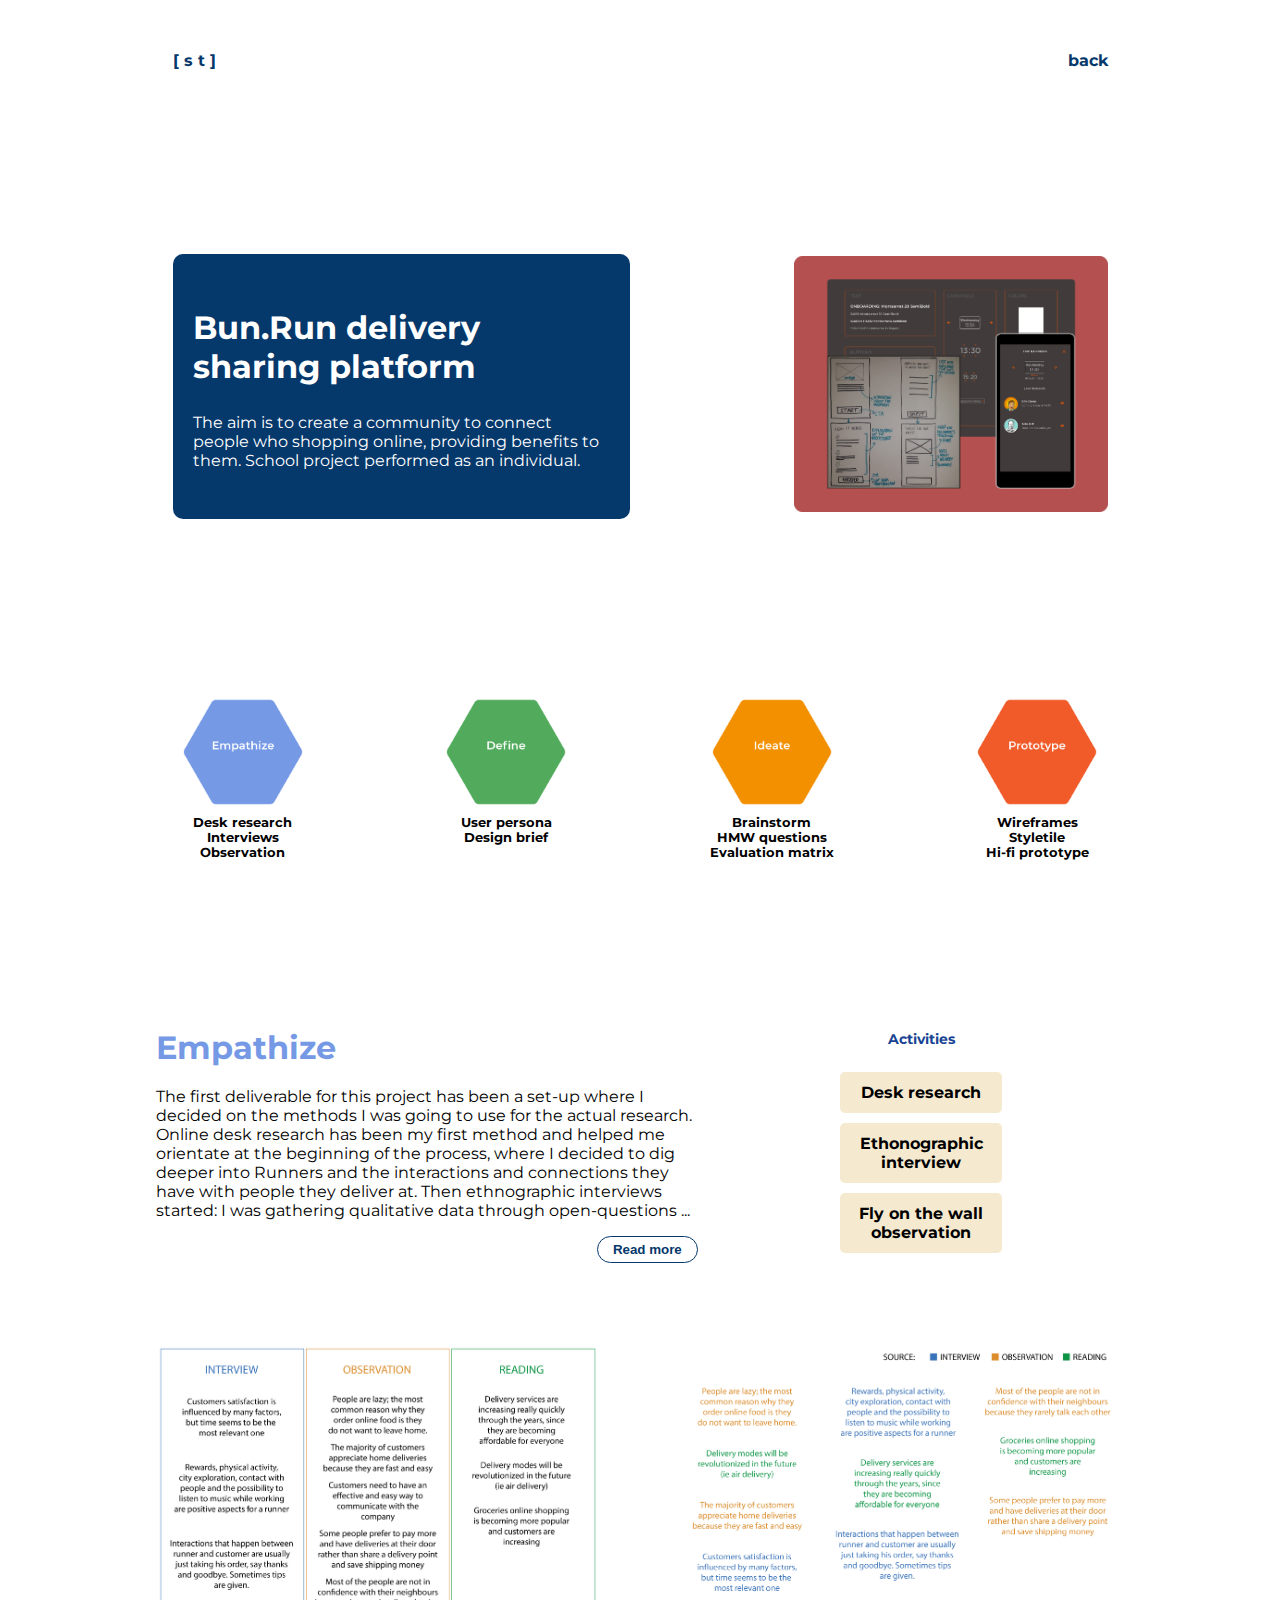
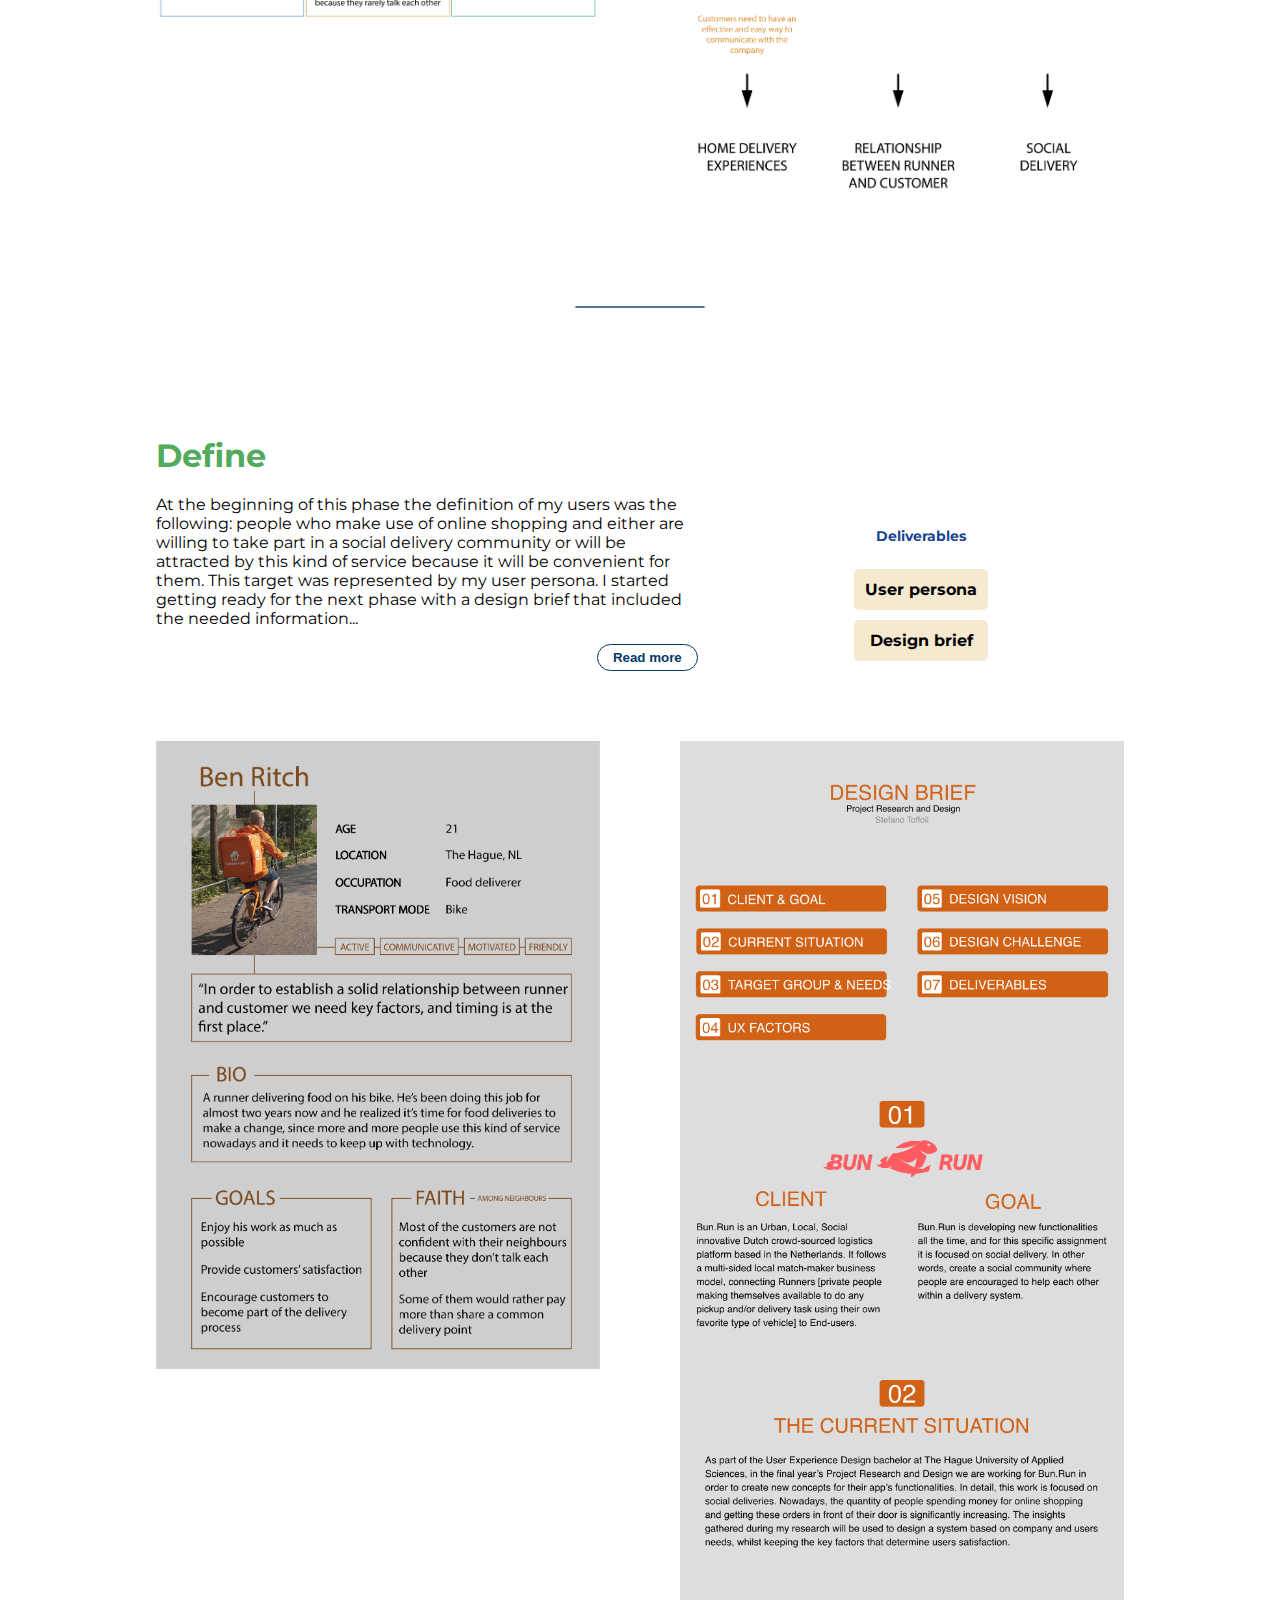
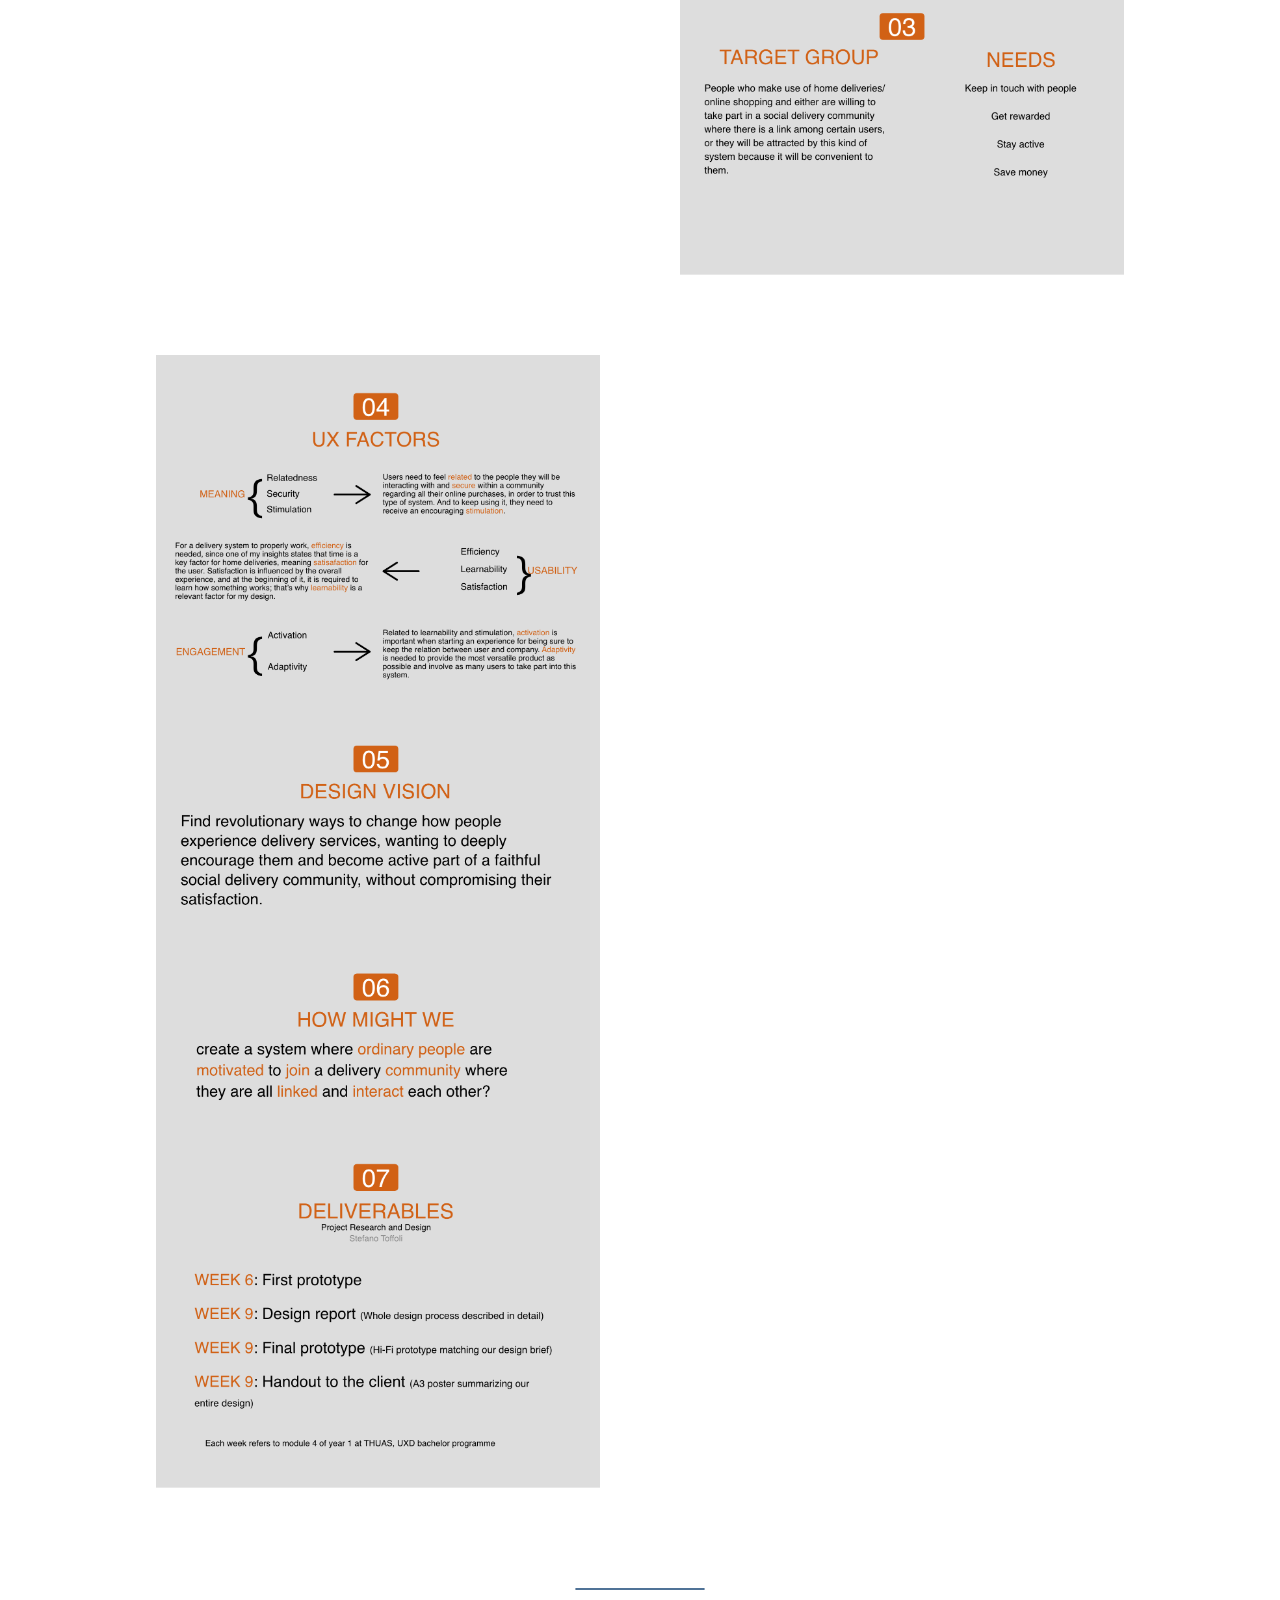
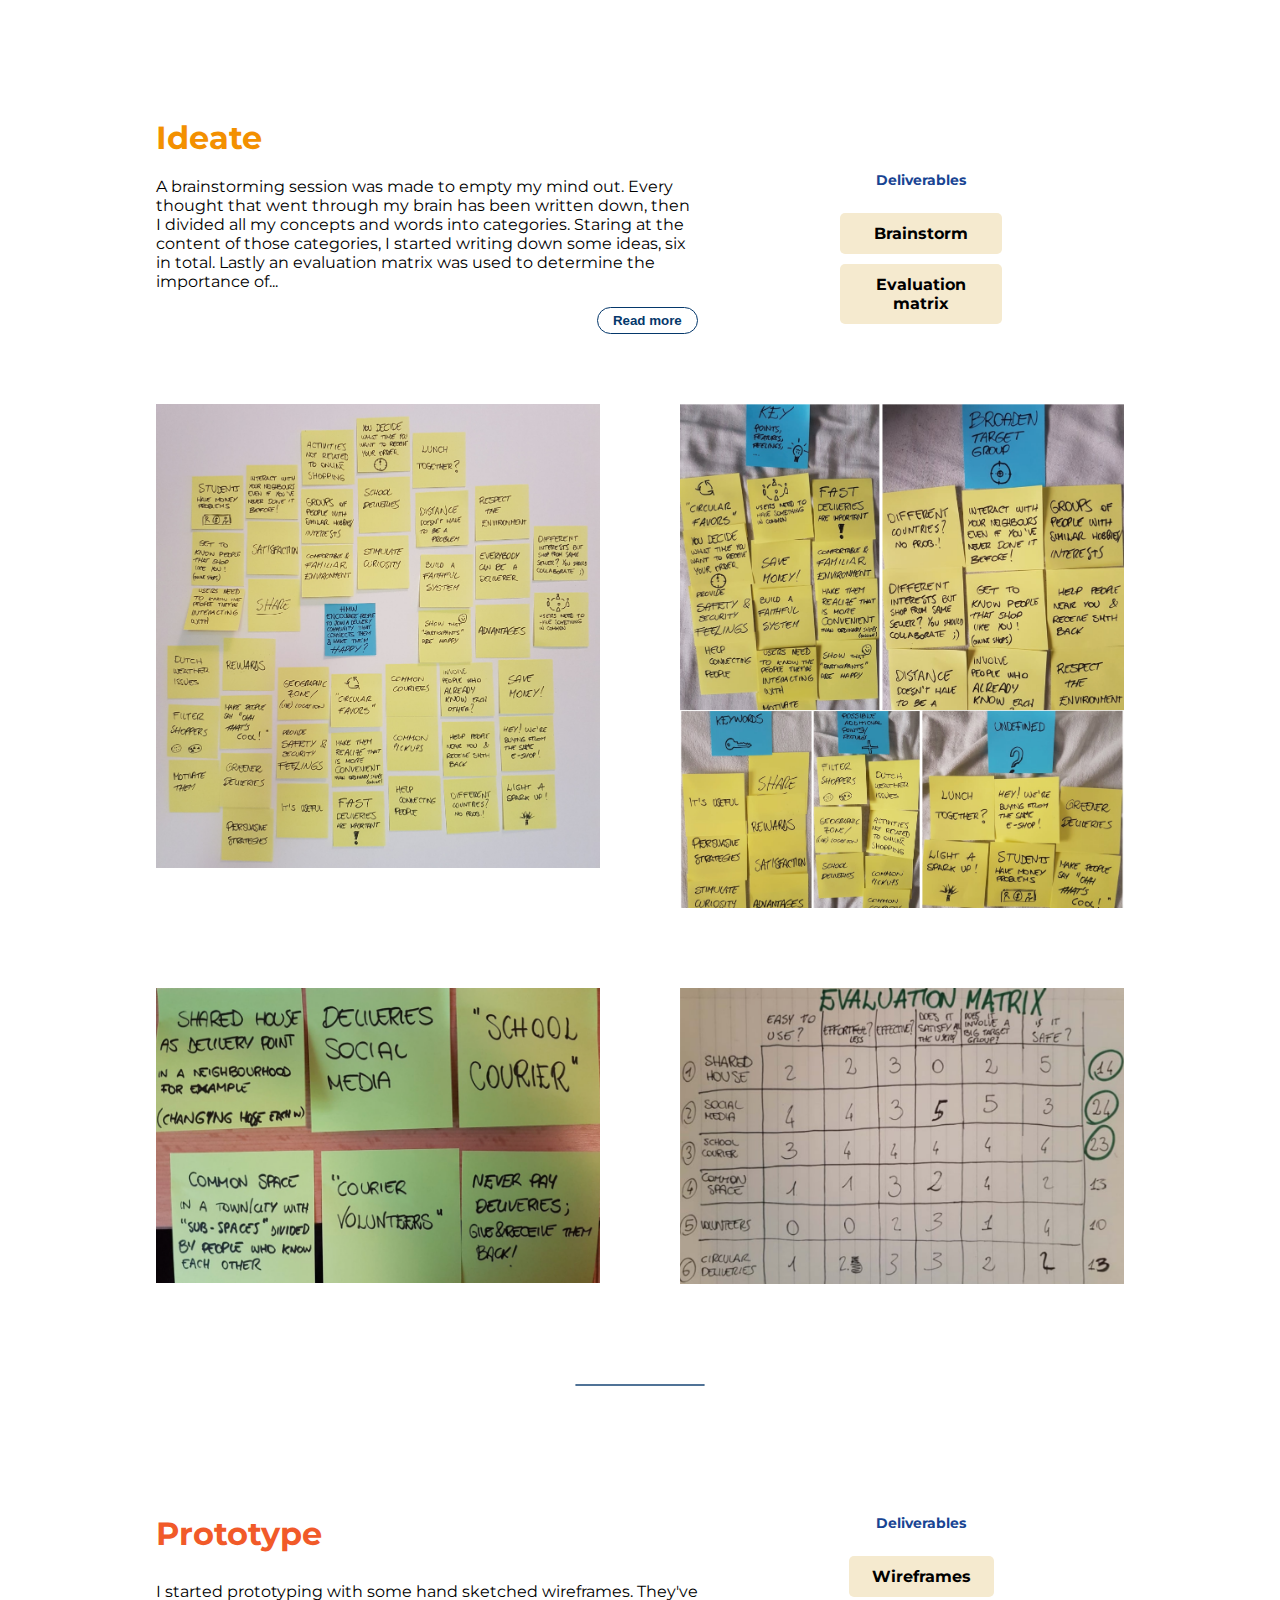
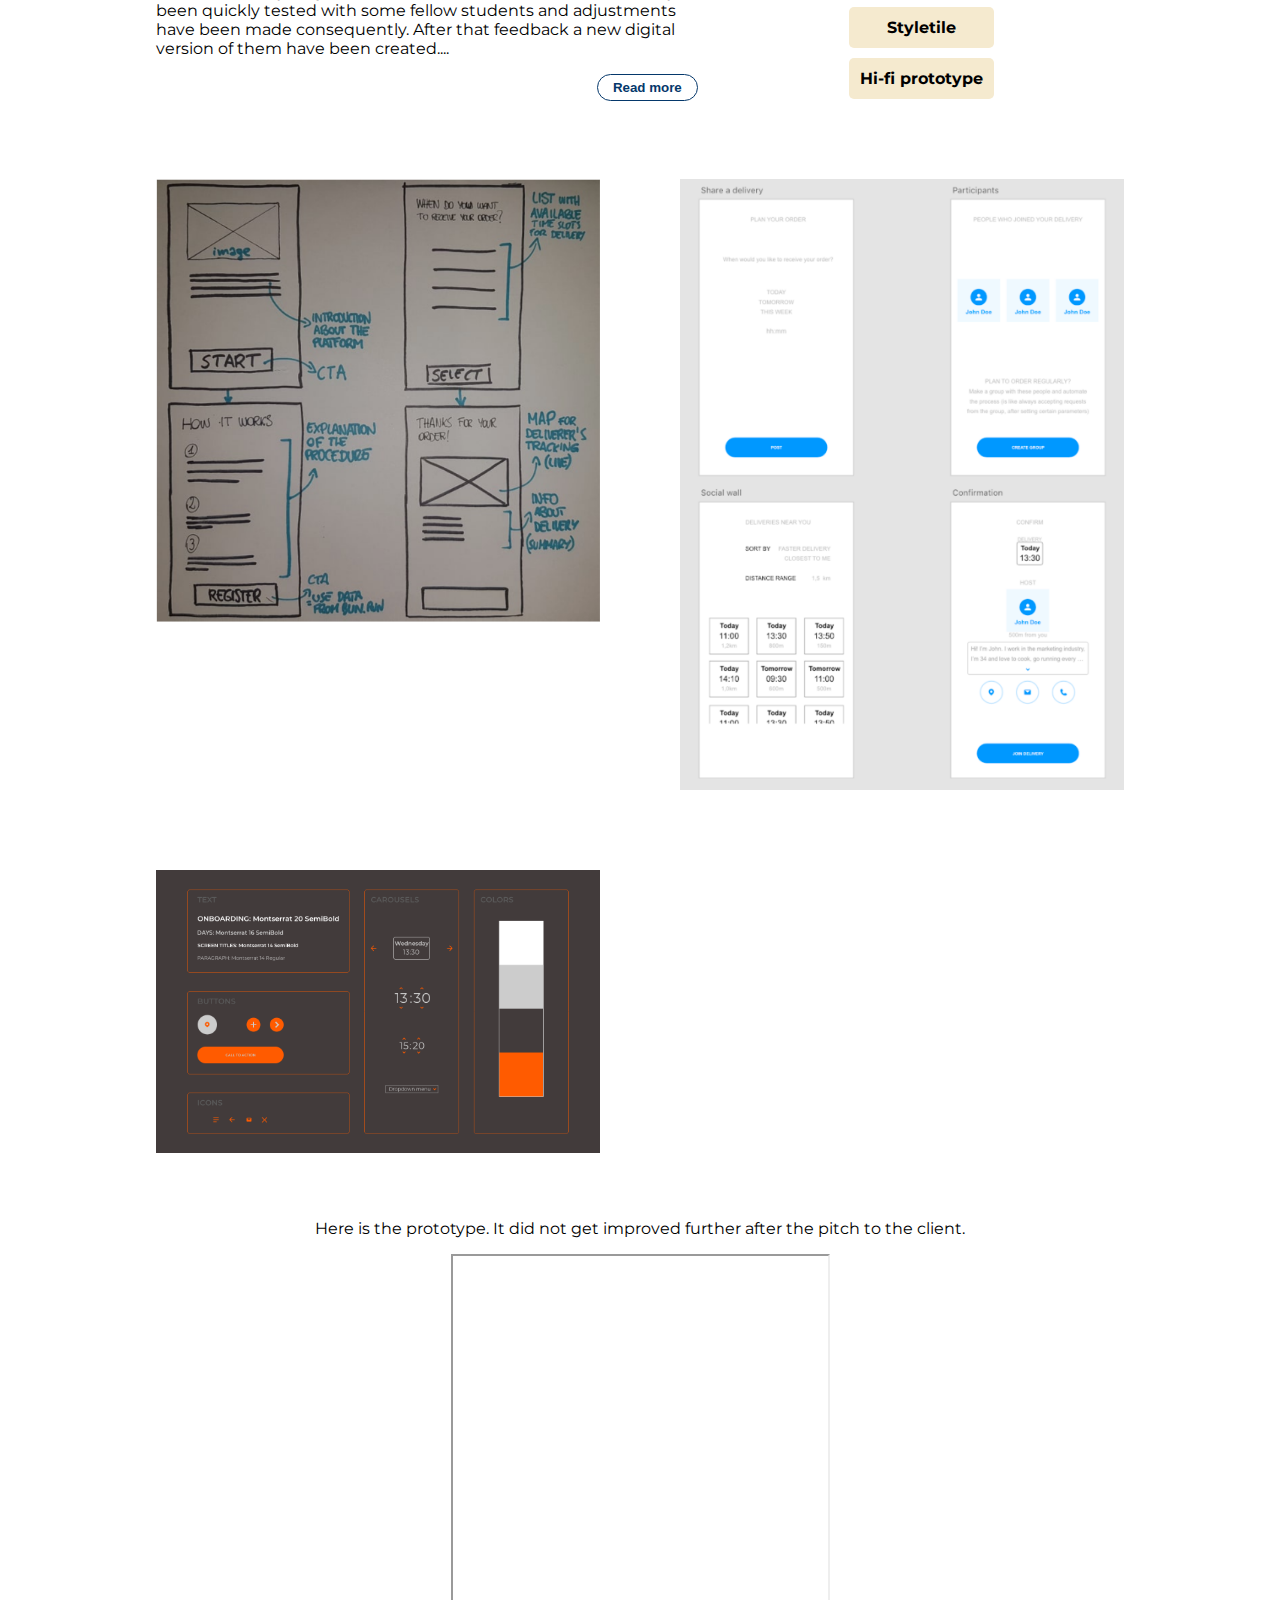
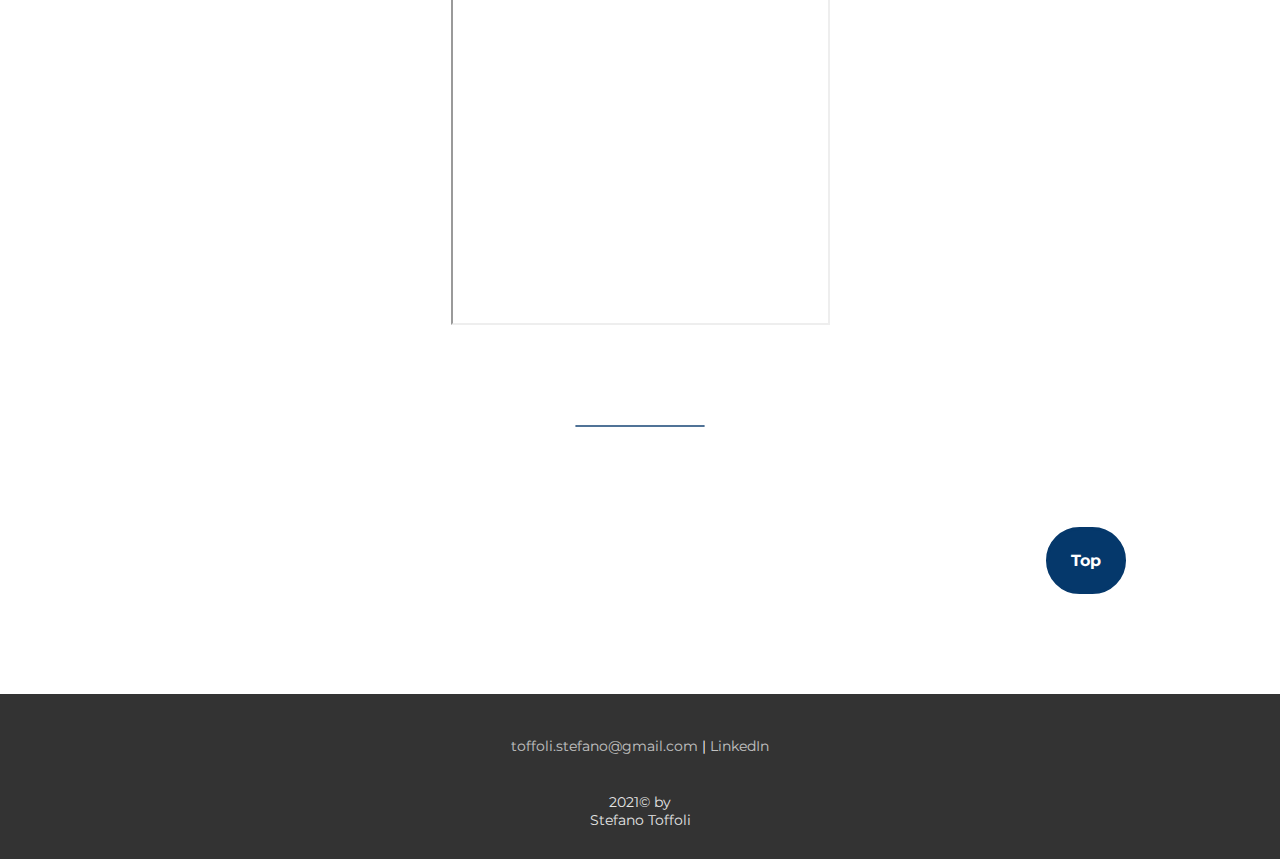
<file: bunrundelivery.html>
<!DOCTYPE html>
<html>
	<head>
		<meta charset="utf-8">
		<meta name="viewport" content="width=device-width, initial-scale=1">
		<title>Bun.Run delivery sharing platform</title>
    <link rel="stylesheet" type="text/css" href="styles/projdetailstyle.css">
		<link href="https://fonts.googleapis.com/css?family=Montserrat&display=swap" rel="stylesheet">
		<link href="https://fonts.googleapis.com/css?family=Montserrat:700&display=swap" rel="stylesheet">
		<link rel="icon" href="images/favicon.png">
		</head>

	<body>


		<div class="project-container">
		  <div class="header"><a href="index.html">[ s t ]</a> <a href="index.html"><p>back</p></a></div>
		  <div class="project-title"><h1>Bun.Run delivery sharing platform</h1>
				<p>The aim is to create a community to connect people who shopping online,
					providing benefits to them. School project performed as an individual.</p>
			</div>
			<div class="project-image"><img src="images/bunrunimg.png" alt="Delivery sharing platform"></div>
			<div class="proj-recap">
				<h6><a href="#empathize"><img src="images/hexa/empathize.png"><br>Desk research<br>Interviews<br>Observation</h6></a>
				<h6><a href="#define"><img src="images/hexa/define.png"><br>User persona<br>Design brief</h6></a>
				<h6><a href="#ideate"><img src="images/hexa/ideate.png"><br>Brainstorm<br>HMW questions<br>Evaluation matrix</h6></a>
				<h6><a href="#prototype"><img src="images/hexa/prototype.png"><br>Wireframes<br>Styletile<br>Hi-fi prototype</h6></a>
			</div>
		</div>



		<div class="phase-container">
			<!-- <img class="hexa" id="empathize" src="images/hexa/empathize.png"> -->
				<div class="phase-title" id="empathize">
					<h1>Empathize</h1>
				</div>
				<div class="phase-txt">
					<p>The first deliverable for this project has been a set-up where I decided on the methods
						I was going to use for the actual research. Online desk research has been my first method
						and helped me orientate at the beginning of the process, where I decided to dig deeper into
						Runners and the interactions and connections they have with people they deliver at. Then
						ethnographic interviews started: I was gathering qualitative data through open-questions <span id="dots">...</span><span id="more">
						to participants so they are free to talk; after this session the participants were asked to answer
						some yes/no questions so I was able to gather some quantitative data as well. Fly on the wall was the
						method I used to perform observations. This means users did not know they were observed, so I was able
						to gather data from them while behaving completing naturally. The context of the observation
						is the moment when the package (in this case only food) is delivered to the customer. The triangulation of these three
						macro-categories of user research gave me interesting results that were documented in a research report. How I categorised
						my findings in a colour coded scheme and started creating contexts to be able to formulate user insights is shown in the
						two pictures below. After the analysis of the data I created a user persona of a typical food deliverer in the Netherlands,
						so I was able to have the description of a personality that would represent my target group.
					</span></p>
				<button onclick="myFunction()" class="readmoreBtn" id="myBtn">Read more</button>
				</div>
				<div class="activities">
					<h5>Activities</h5>
					<h6>Desk research</h6>
					<h6>Ethonographic interview</h6>
					<h6>Fly on the wall observation</h6>
				</div>
				<div class="phase-img-grid">
					<img src="images/bunrun/1.png" alt="research analysis1">
					<img src="images/bunrun/2.png" alt="research analysis2">
				</div>
			</div>
<hr>



			<div class="phase-container">
				<!-- <img class="hexa" id="define" src="images/hexa/define.png"> -->
					<div class="phase-title" id="define">
						<h1>Define</h1>
					</div>
					<div class="phase-txt">
						<p>At the beginning of this phase the definition of my users was the following: people who make use of online shopping
							and either are willing to take part in a social delivery community or will be attracted by this kind
							of service because it will be convenient for them. This target was represented by my user persona. I started
							getting ready for the next phase with a design brief that included the needed information<span id="dots2">...</span><span id="more2">
							to start designing a meaningful product. It contained general information about the client, the goal, the current situation,
							UX factors I was taking into account, design vision and how might we questions to start my ideation.
							   </span></p>
					<button onclick="myFunction2()" class="readmoreBtn" id="myBtn2">Read more</button>
					</div>
					<div class="activities">
						<h5>Deliverables</h5>
						<h6>User persona</h6>
						<h6>Design brief</h6>
					</div>
					<div class="phase-img-grid">
						<img src="images/bunrun/3.png" alt="user persona">
						<img src="images/bunrun/4.png" alt="user persona">
						<img src="images/bunrun/5.png" alt="user persona">
					</div>
				</div>
<hr>



				<div class="phase-container">
					<!-- <img class="hexa" id="ideate" src="images/hexa/ideate.png"> -->
						<div class="phase-title" id="ideate">
							<h1>Ideate</h1>
						</div>
						<div class="phase-txt">
							<p>A brainstorming session was made to empty my mind out.
								Every thought that went through my brain has been written down, then I divided all my concepts and words into
								categories. Staring at the content of those categories, I started writing down some ideas, six in total.
								Lastly an evaluation matrix was used to determine the importance of<span id="dots3">...</span><span id="more3">  specific criteria with a scale from
								0 to 5. Usually Yes/No systems are used in these matrixes to evaluate criteria, but I found it more effective
								with the rating system so I was then able to have a leaderboard for my concepts just adding together each score
								for each criteria.</span></p>
							<button onclick="myFunction3()" class="readmoreBtn" id="myBtn3">Read more</button>
						</div>
						<div class="activities">
							<h5>Deliverables</h5>
							<h6>Brainstorm</h6>
							<h6>Evaluation matrix</h6>
						</div>
						<div class="phase-img-grid">
							<img src="images/bunrun/6.png" alt="brainstorm">
							<img src="images/bunrun/7.png" alt="brainstorm2">
							<img src="images/bunrun/8.png" alt="brainstorm3">
							<img src="images/bunrun/9.png" alt="evaluation matrix">
						</div>
					</div>
<hr>



					<div class="phase-container">
						<!-- <img class="hexa" id="prototype" src="images/hexa/prototype.png"> -->
							<div class="phase-title" id="prototype">
								<h1>Prototype</h1>
							</div>
							<div class="phase-txt">
								<p>I started prototyping with some hand sketched wireframes. They've been quickly tested with some fellow students and adjustments have been made
									consequently. After that feedback a new digital version of them have been created.<span id="dots4">...</span><span id="more4">Before proceeding
										with the hi-fi prototype a style guide was made in order to have a consistent design throughout all the various screens. After the onboarding, where basics are explained, you get the
										opportunity to create a new post containing date and time of your next online order, so other users near you are able to join that. Otherwise,
										you can join already planned orders from people around you, so both of you will split shipping costs.</span></p>
								 <button onclick="myFunction4()" class="readmoreBtn" id="myBtn4">Read more</button>
							</div>
							<div class="activities">
								<h5>Deliverables</h5>
								<h6>Wireframes</h6>
								<h6>Styletile</h6>
								<h6>Hi-fi prototype</h6>
							</div>
							<div class="phase-img-grid">
								<img src="images/bunrun/10.png" alt="wireframe1">
								<img src="images/bunrun/11.png" alt="wireframe2">
								<img src="images/bunrun/12.png" alt="styletile">
							</div>
						</div>

					<div class="clickableprototype"><p>Here is the prototype. It did not get improved further after the pitch to the client.</p>
						<iframe style="position: absolute; top: -9999em; visibility: hidden;" onload="this.style.position='static'; this.style.visibility='visible';" width="375" height="667" src="https://xd.adobe.com/embed/61035579-8b56-4bb4-5b9c-595ffea07aa4-1732/"></iframe>
					</div>
					<hr>

					<div class="btntop-container">
						<a type="button" href="#top"><p>Top</p></a>
					</div>

					<div class="item footer">
						<div class="upperLineFooter">
							<a target="_blank" class="links" href="mailto:toffoli.stefano@gmail.com">toffoli.stefano@gmail.com</a> |
							<a target="_blank" class="links" href="https://www.linkedin.com/in/stefano-toffoli-3bb65813a/">LinkedIn</a>
						</div>
						<br>
					2021&copy; by<br>Stefano Toffoli
					</div>

		<script type="text/javascript" src="scripts/main.js"></script>
	</body>

</html>
</file>
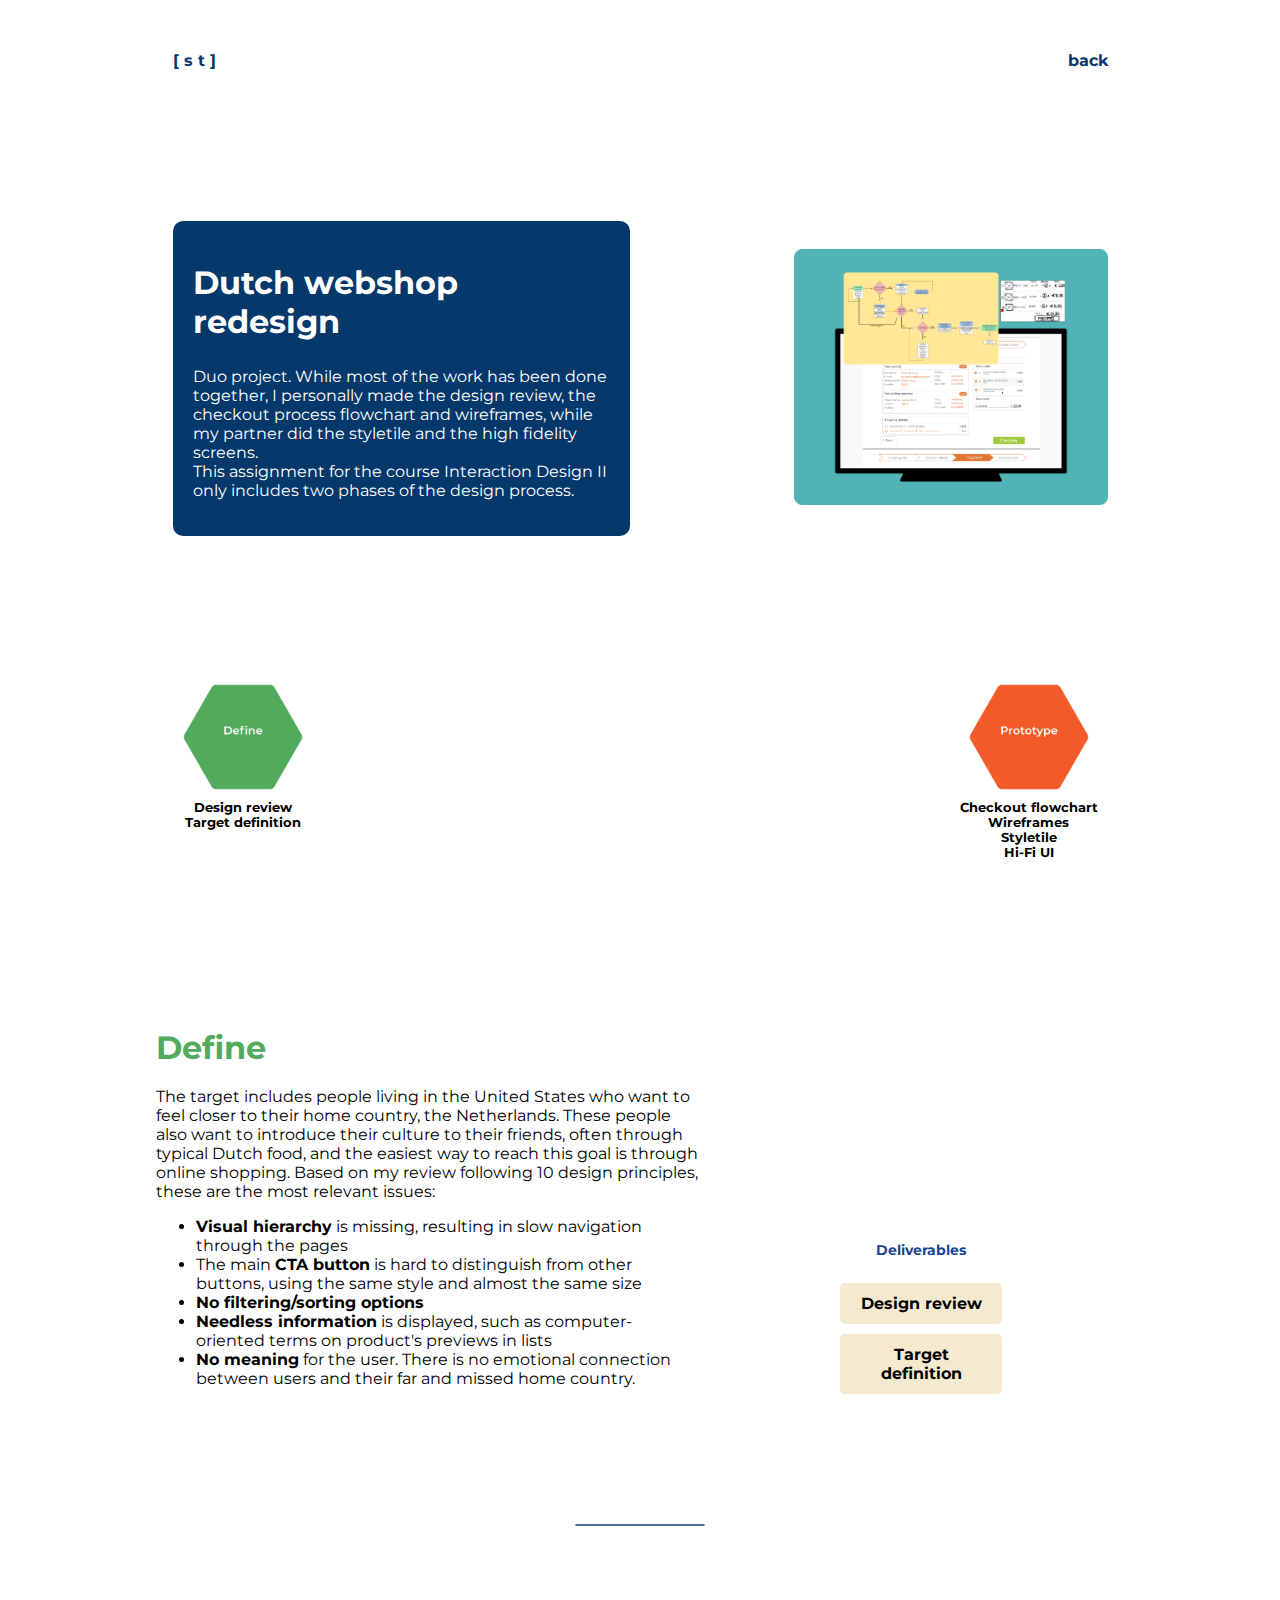
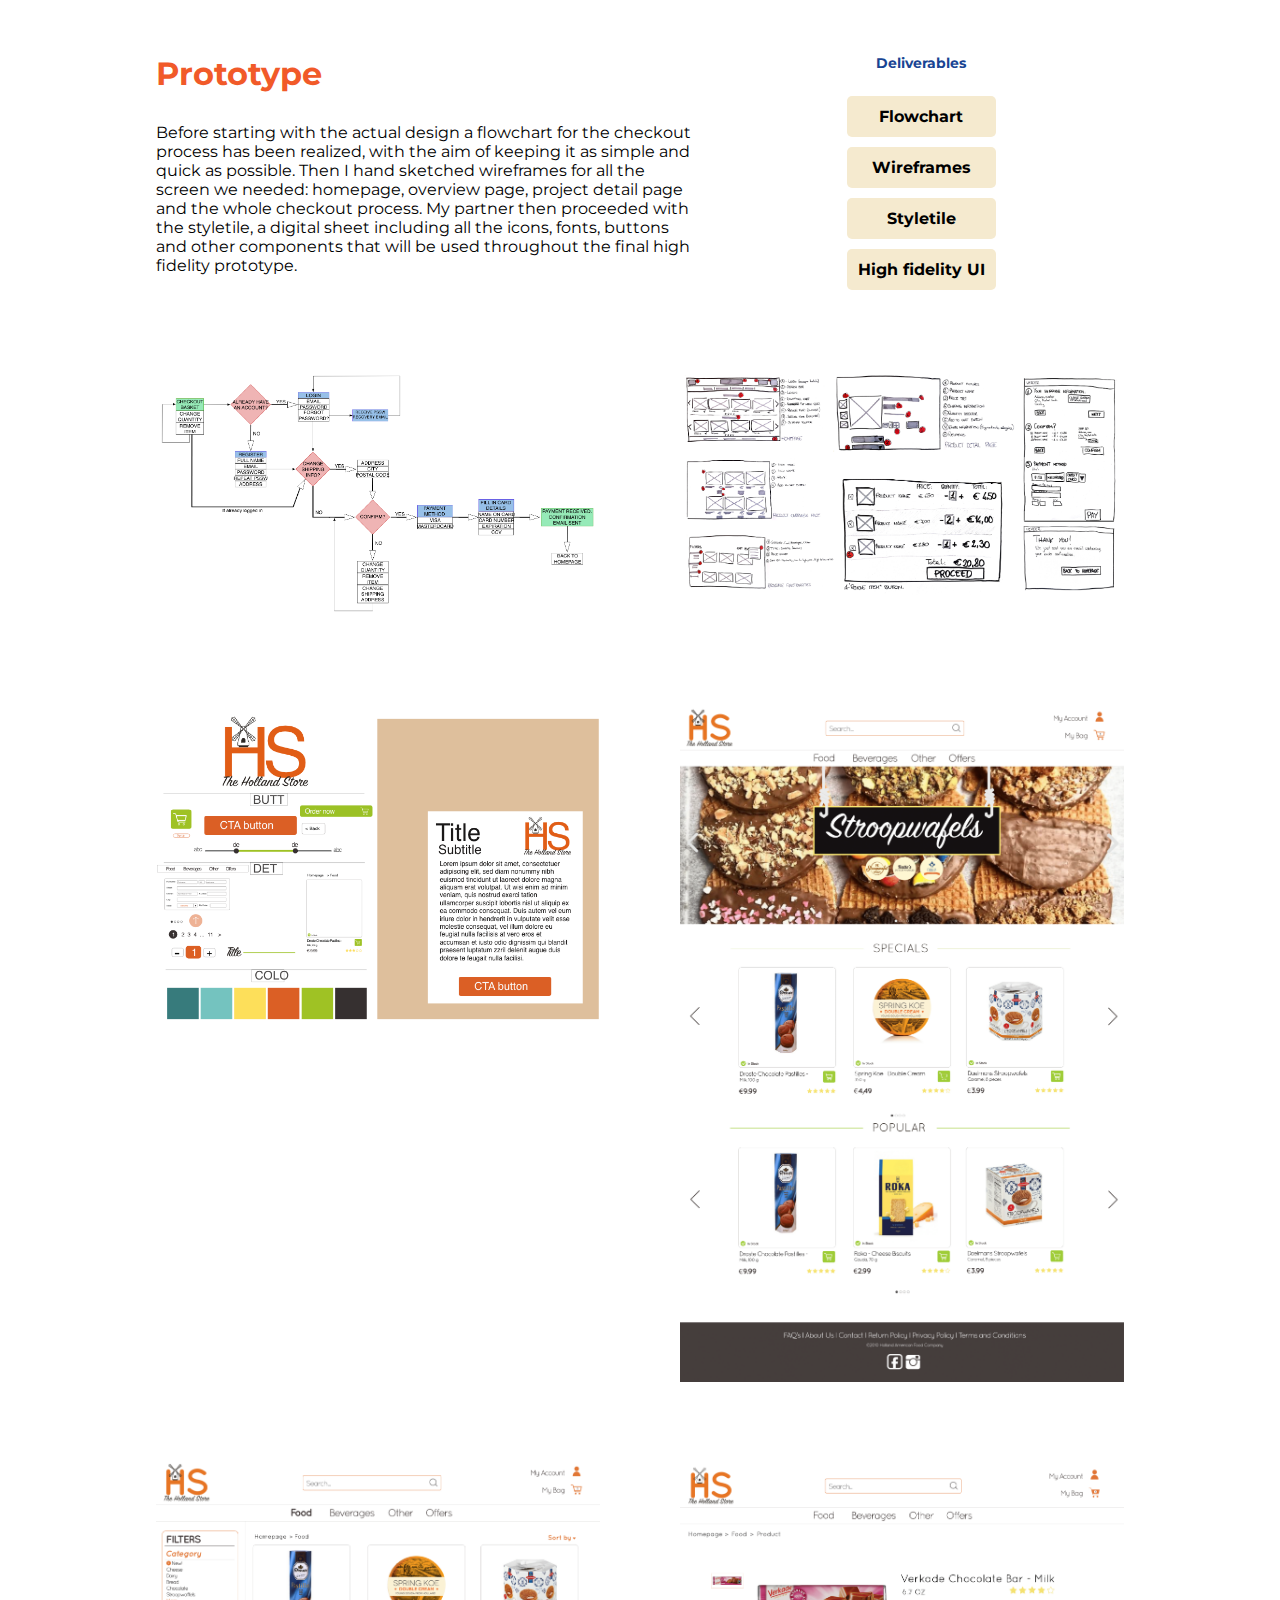
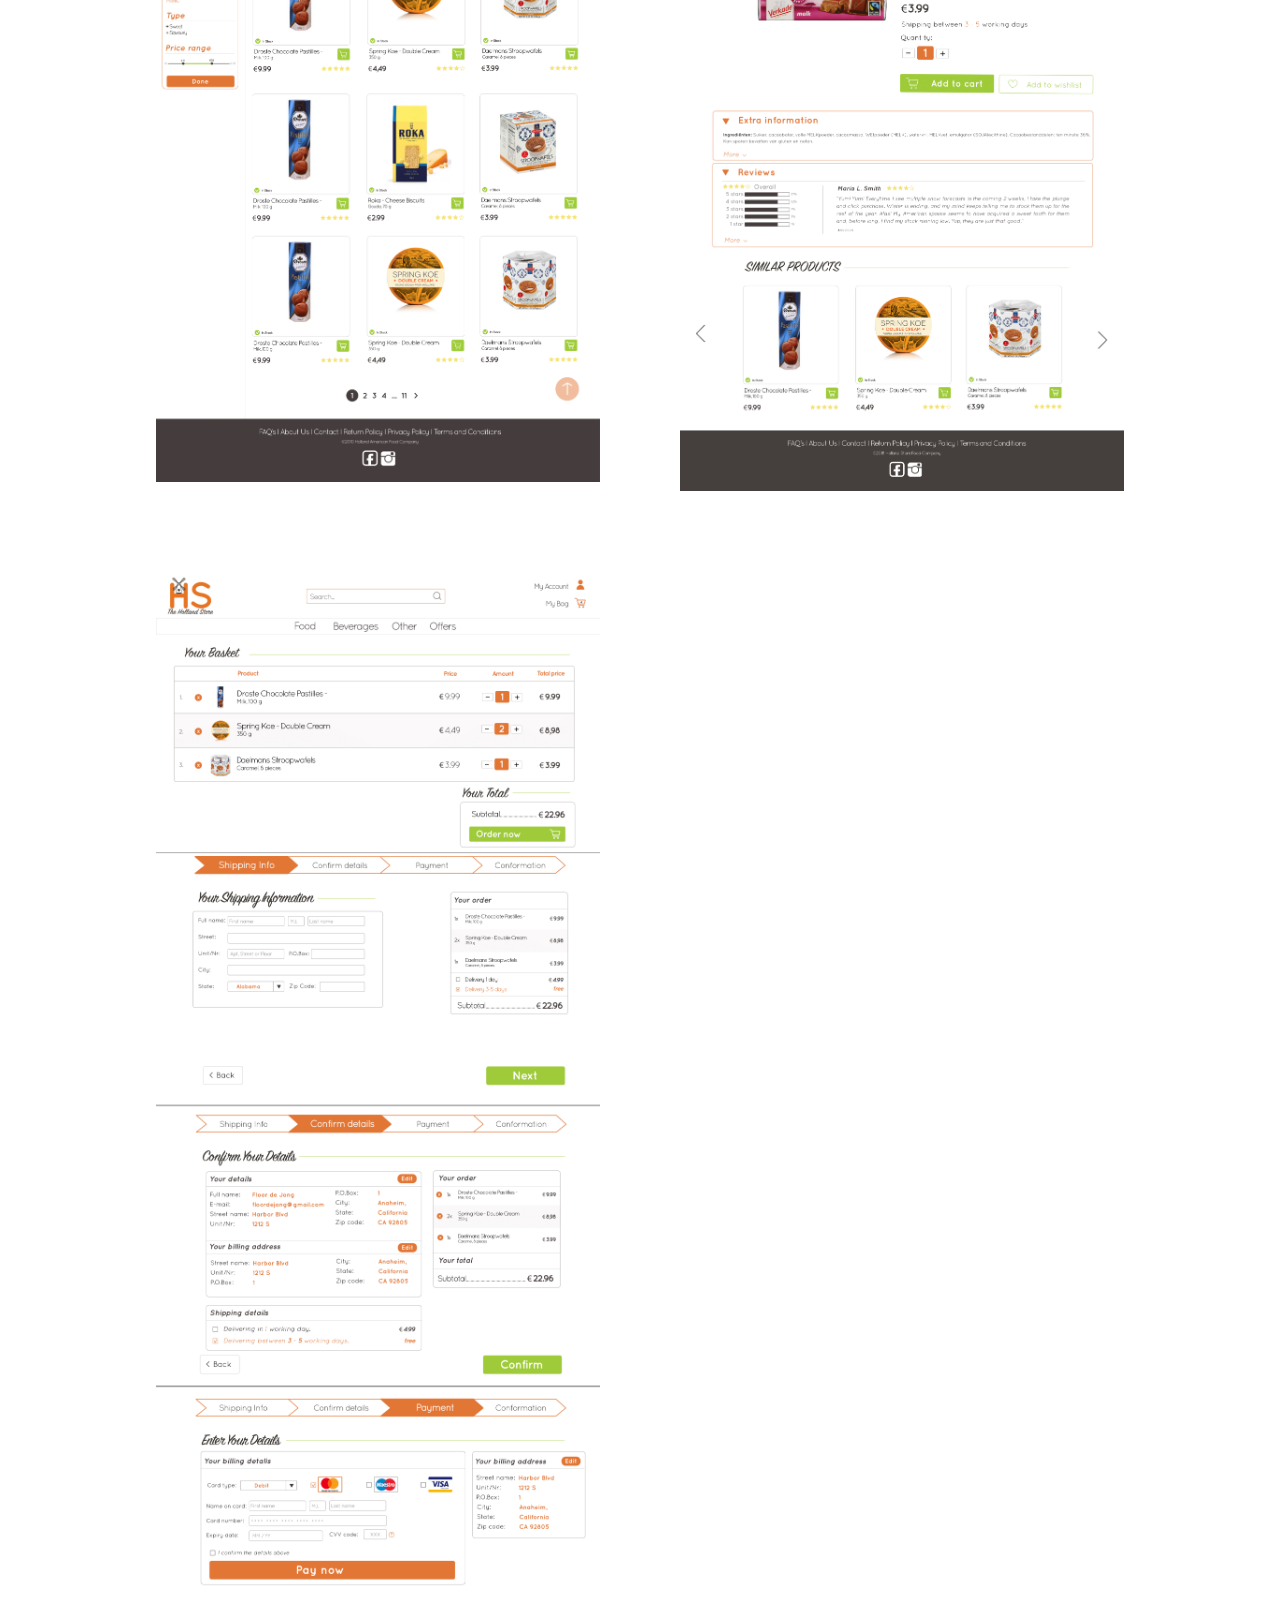
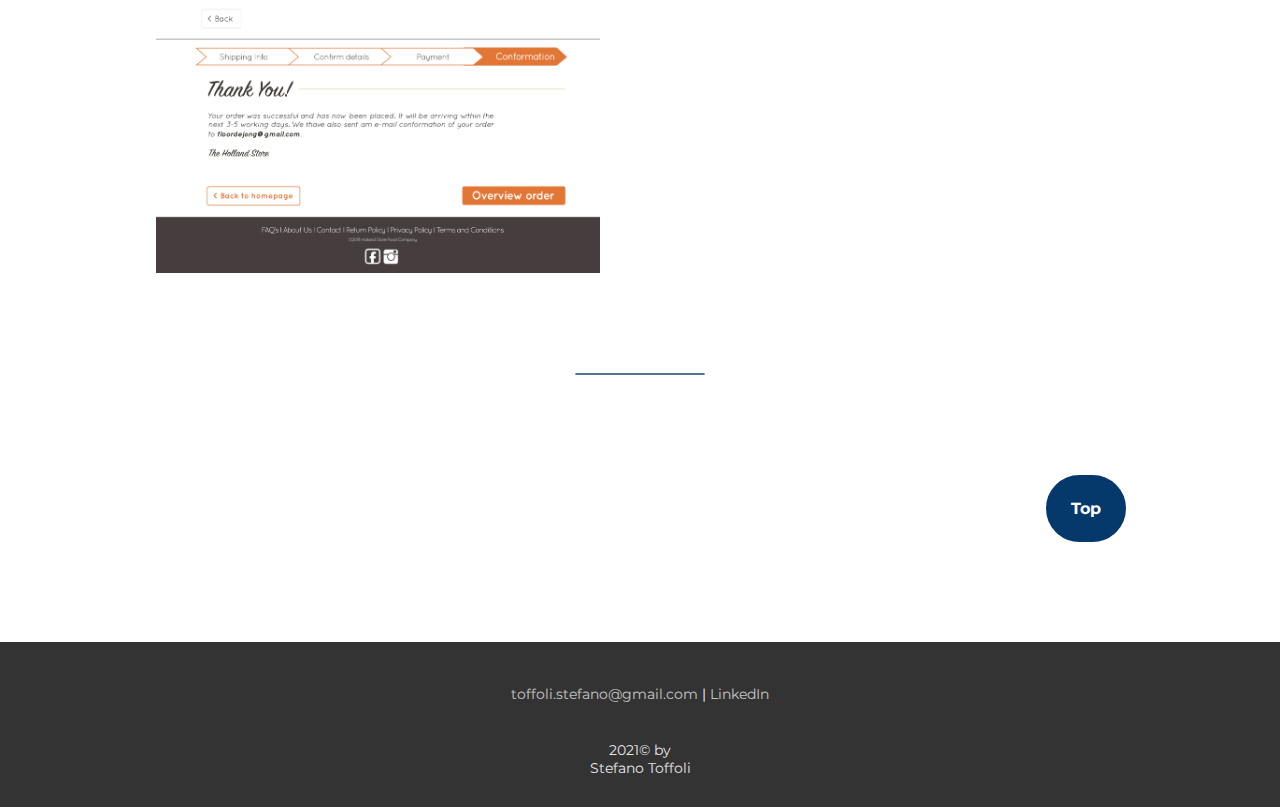
<file: dutchstore.html>
<!DOCTYPE html>
<html>
	<head>
		<meta charset="utf-8">
		<meta name="viewport" content="width=device-width, initial-scale=1">
		<title>Dutch webshop redesign</title>
    <link rel="stylesheet" type="text/css" href="styles/projdetailstyle.css">
		<link href="https://fonts.googleapis.com/css?family=Montserrat&display=swap" rel="stylesheet">
		<link href="https://fonts.googleapis.com/css?family=Montserrat:700&display=swap" rel="stylesheet">
		<link rel="icon" href="images/favicon.png">
		</head>

	<body>


		<div class="project-container">
		  <div class="header"><a href="index.html">[ s t ]</a> <a href="index.html"><p>back</p></a></div>
		  <div class="project-title"><h1>Dutch webshop redesign</h1>
				<p>Duo project. While most of the work has been done together, I personally made the design review, the checkout process flowchart and wireframes,
				while my partner did the styletile and the high fidelity screens.<br>This assignment for the course Interaction Design II only includes two phases of the design process. </p>
			</div>
			<div class="project-image"><img src="images/dutchredesign.png" alt="Dutch webshop redesign"></div>
			<div class="proj-recap">
				<h6><a href="#define"><img src="images/hexa/define.png"><br>Design review<br>Target definition</h6></a>
				<h6><a href="#prototype"><img src="images/hexa/prototype.png"><br>Checkout flowchart<br>Wireframes<br>Styletile<br>Hi-Fi UI</h6></a>
			</div>
		</div>


			<div class="phase-container">
				<!-- <img class="hexa" id="define" src="images/hexa/define.png"> -->
					<div class="phase-title" id="define">
						<h1>Define</h1>
					</div>
					<div class="phase-txt">
						<p>The target includes people living in the United States who want to feel closer to their home country, the
							Netherlands. These people also want to introduce their culture to their friends, often through typical Dutch
							food, and the easiest way to reach this goal is through online shopping. Based on my review following 10 design principles, these are the most relevant issues:
											<ul>
											  <li><b>Visual hierarchy</b> is missing, resulting in slow navigation through the pages</li>
											  <li>The main <b>CTA button</b> is hard to distinguish from other buttons, using the same style and almost the same size</li>
											  <li><b>No filtering/sorting options</b></li>
												<li><b>Needless information</b> is displayed, such as computer-oriented terms on product's previews in lists</li>
												<li><b>No meaning</b> for the user. There is no emotional connection between users and their far and missed home country.</li>
											</ul>
				 		</p>
					</div>
					<div class="activities">
						<h5>Deliverables</h5>
						<h6>Design review</h6>
						<h6>Target definition</h6>
					</div>
				</div>
<hr>


					<div class="phase-container">
						<!-- <img class="hexa" id="prototype" src="images/hexa/prototype.png"> -->
							<div class="phase-title" id="prototype">
								<h1>Prototype</h1>
							</div>
							<div class="phase-txt">
								<p>Before starting with the actual design a flowchart for the checkout process has been realized, with the
									aim of keeping it as simple and quick as possible. Then I hand sketched wireframes for all the screen we needed: homepage,
									overview page, project detail page and the whole checkout process. My partner then proceeded with the styletile, a digital sheet
									including all the icons, fonts, buttons and other components that will be used throughout the final high fidelity prototype.
								</p>
							</div>
							<div class="activities">
								<h5>Deliverables</h5>
								<h6>Flowchart</h6>
								<h6>Wireframes</h6>
								<h6>Styletile</h6>
								<h6>High fidelity UI</h6>
							</div>
							<div class="phase-img-grid">
								<img src="images/dutchstore/1.png" alt="Flowchart">
								<img src="images/dutchstore/2.png" alt="Wireframes">
								<img src="images/dutchstore/3.png" alt="Styletile">
								<img src="images/dutchstore/4.png" alt="Homepage">
								<img src="images/dutchstore/5.png" alt="Overview">
								<img src="images/dutchstore/6.png" alt="Detail">
								<img src="images/dutchstore/7.png" alt="Checkout">
							</div>
						</div>
<hr>


<div class="btntop-container">
	<a type="button" href="#top"><p>Top</p></a>
</div>

<div class="item footer">
	<div class="upperLineFooter">
		<a target="_blank" class="links" href="mailto:toffoli.stefano@gmail.com">toffoli.stefano@gmail.com</a> |
		<a target="_blank" class="links" href="https://www.linkedin.com/in/stefano-toffoli-3bb65813a/">LinkedIn</a>
	</div>
	<br>
2021&copy; by<br>Stefano Toffoli
</div>
		<script type="text/javascript" src="scripts/main.js"></script>
	</body>

</html>
</file>
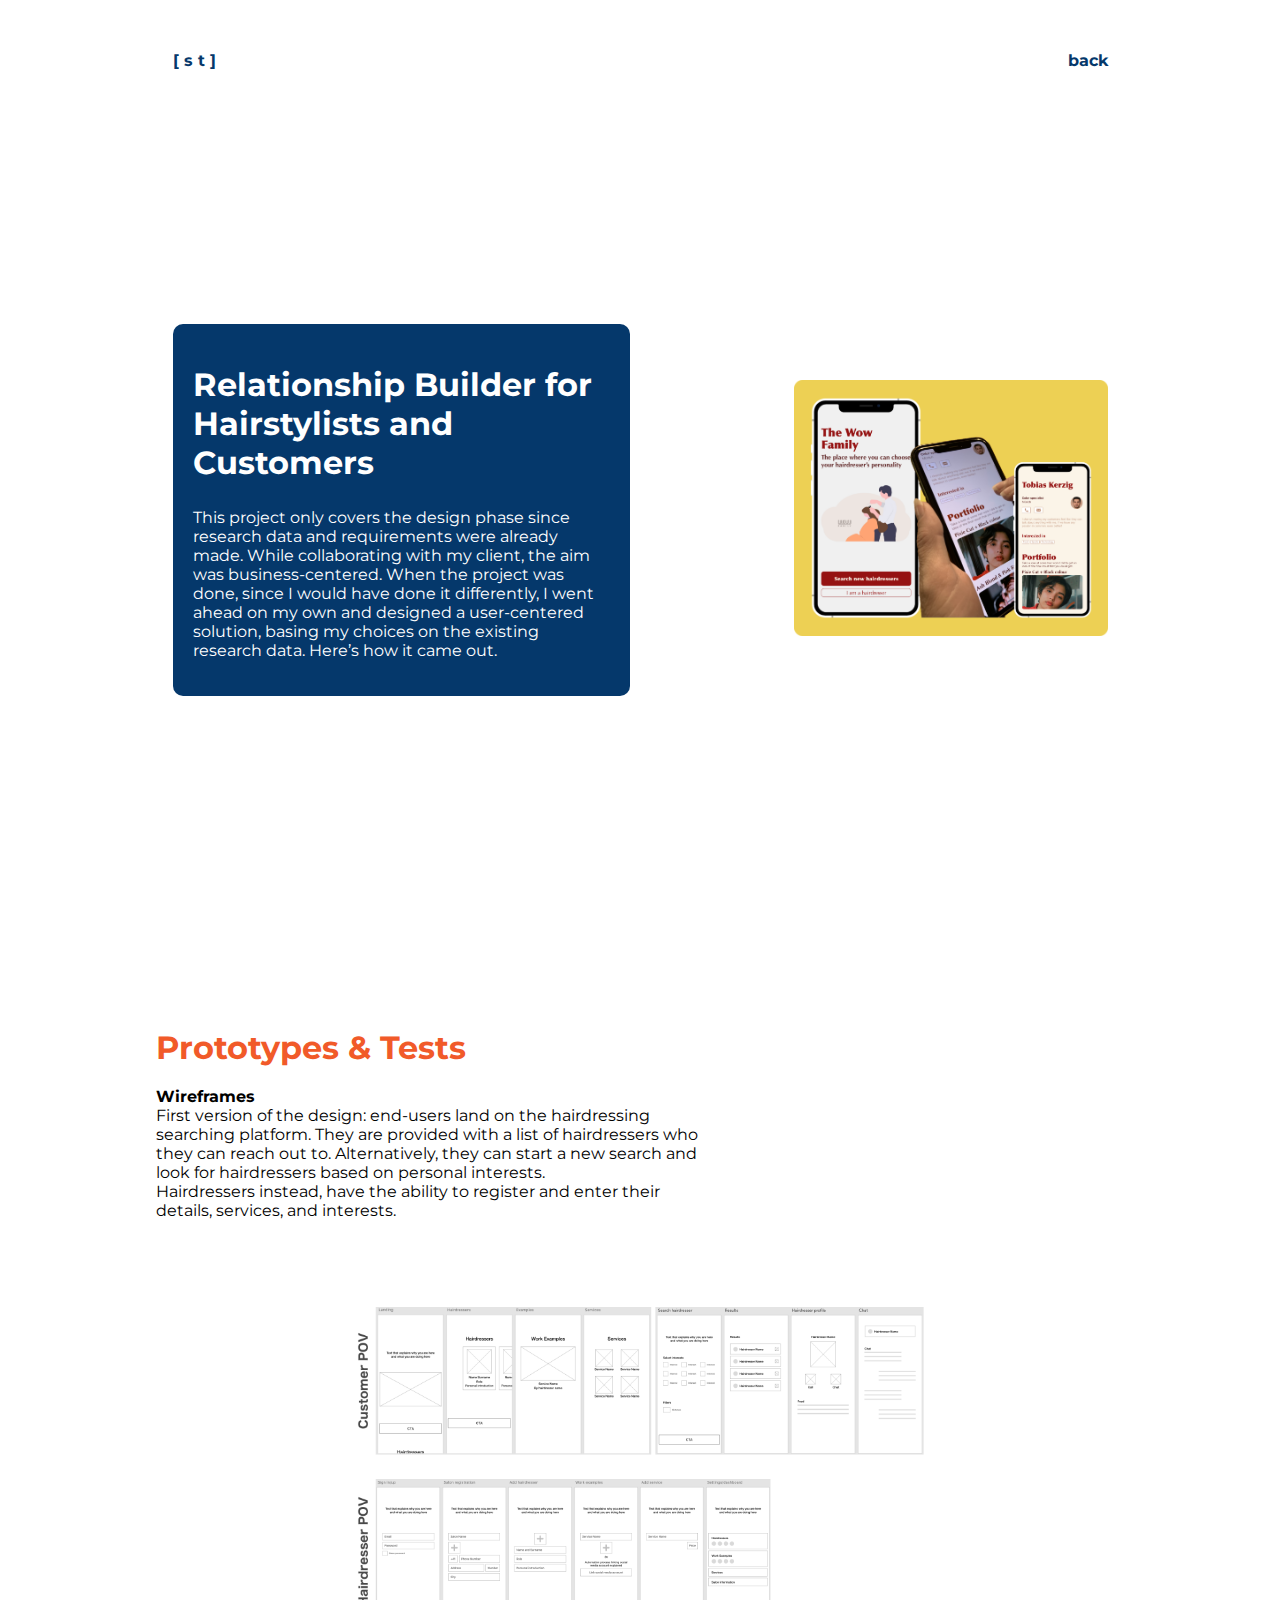
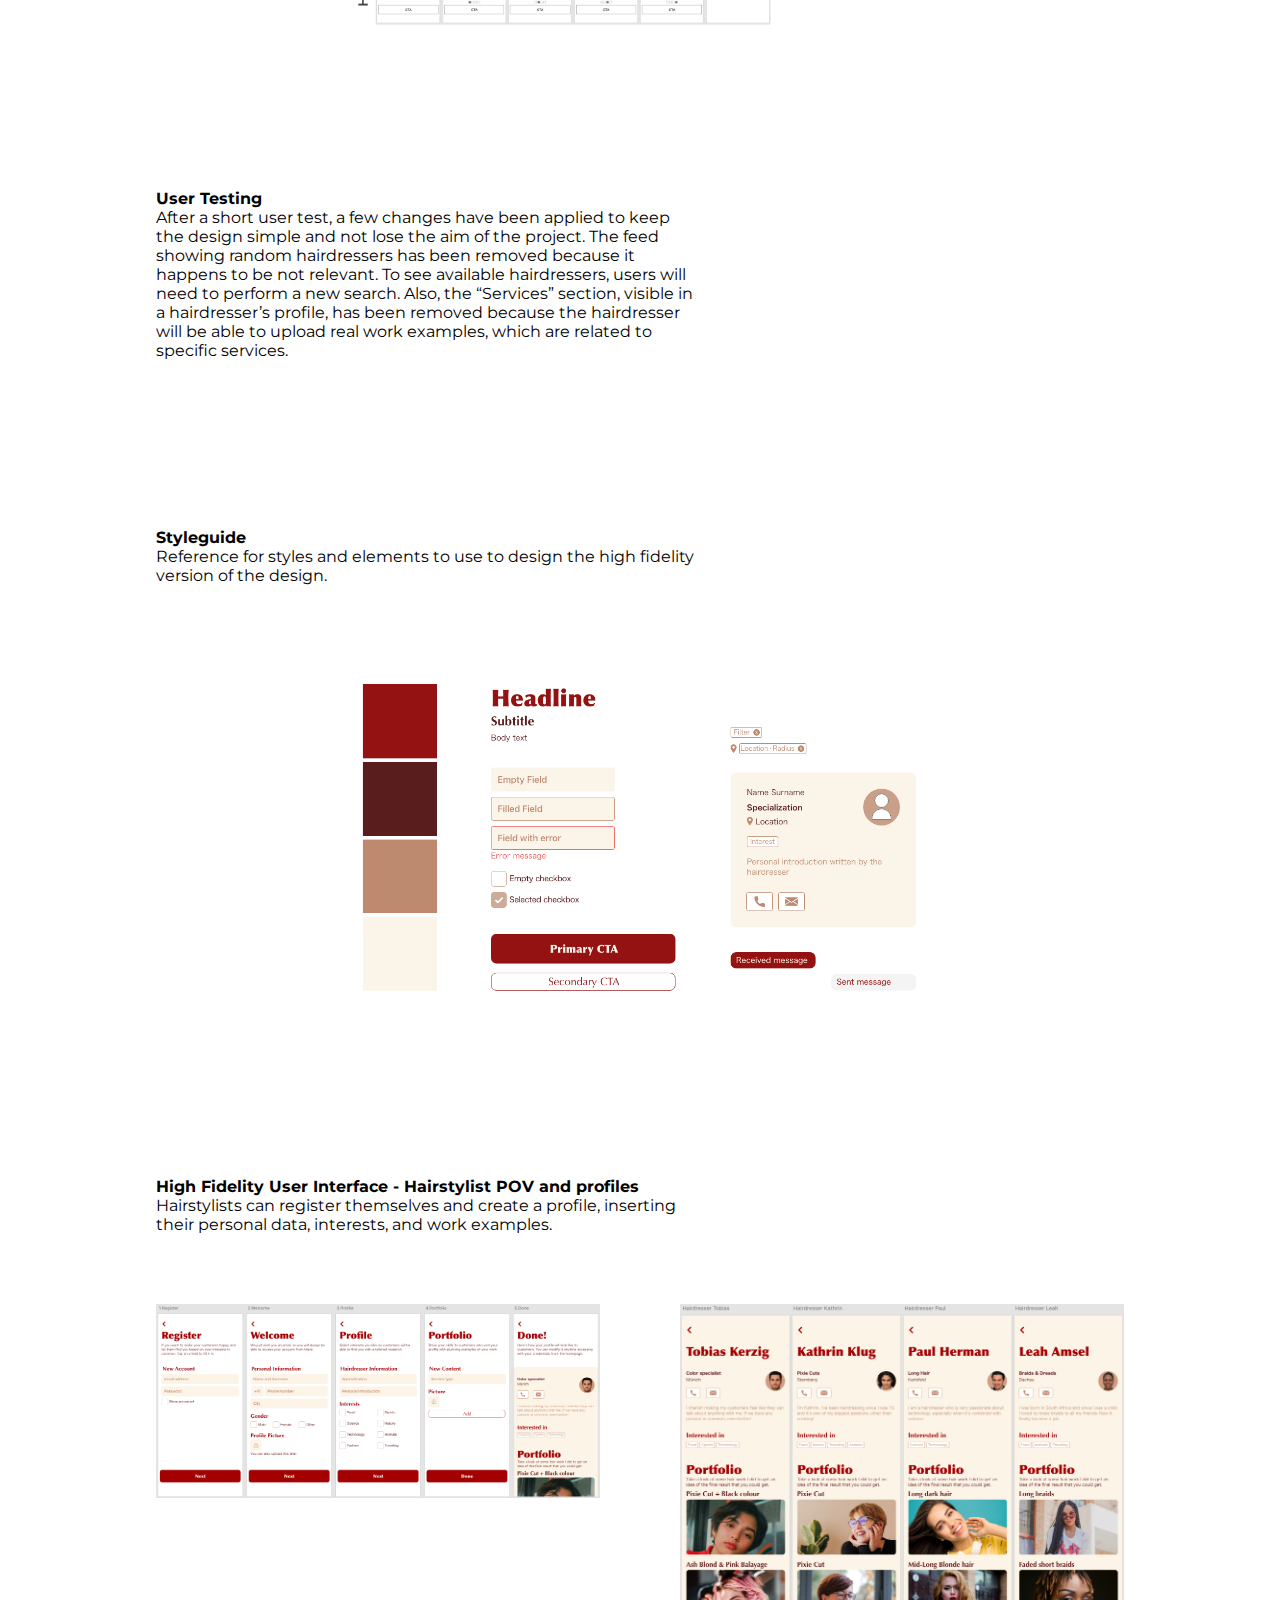
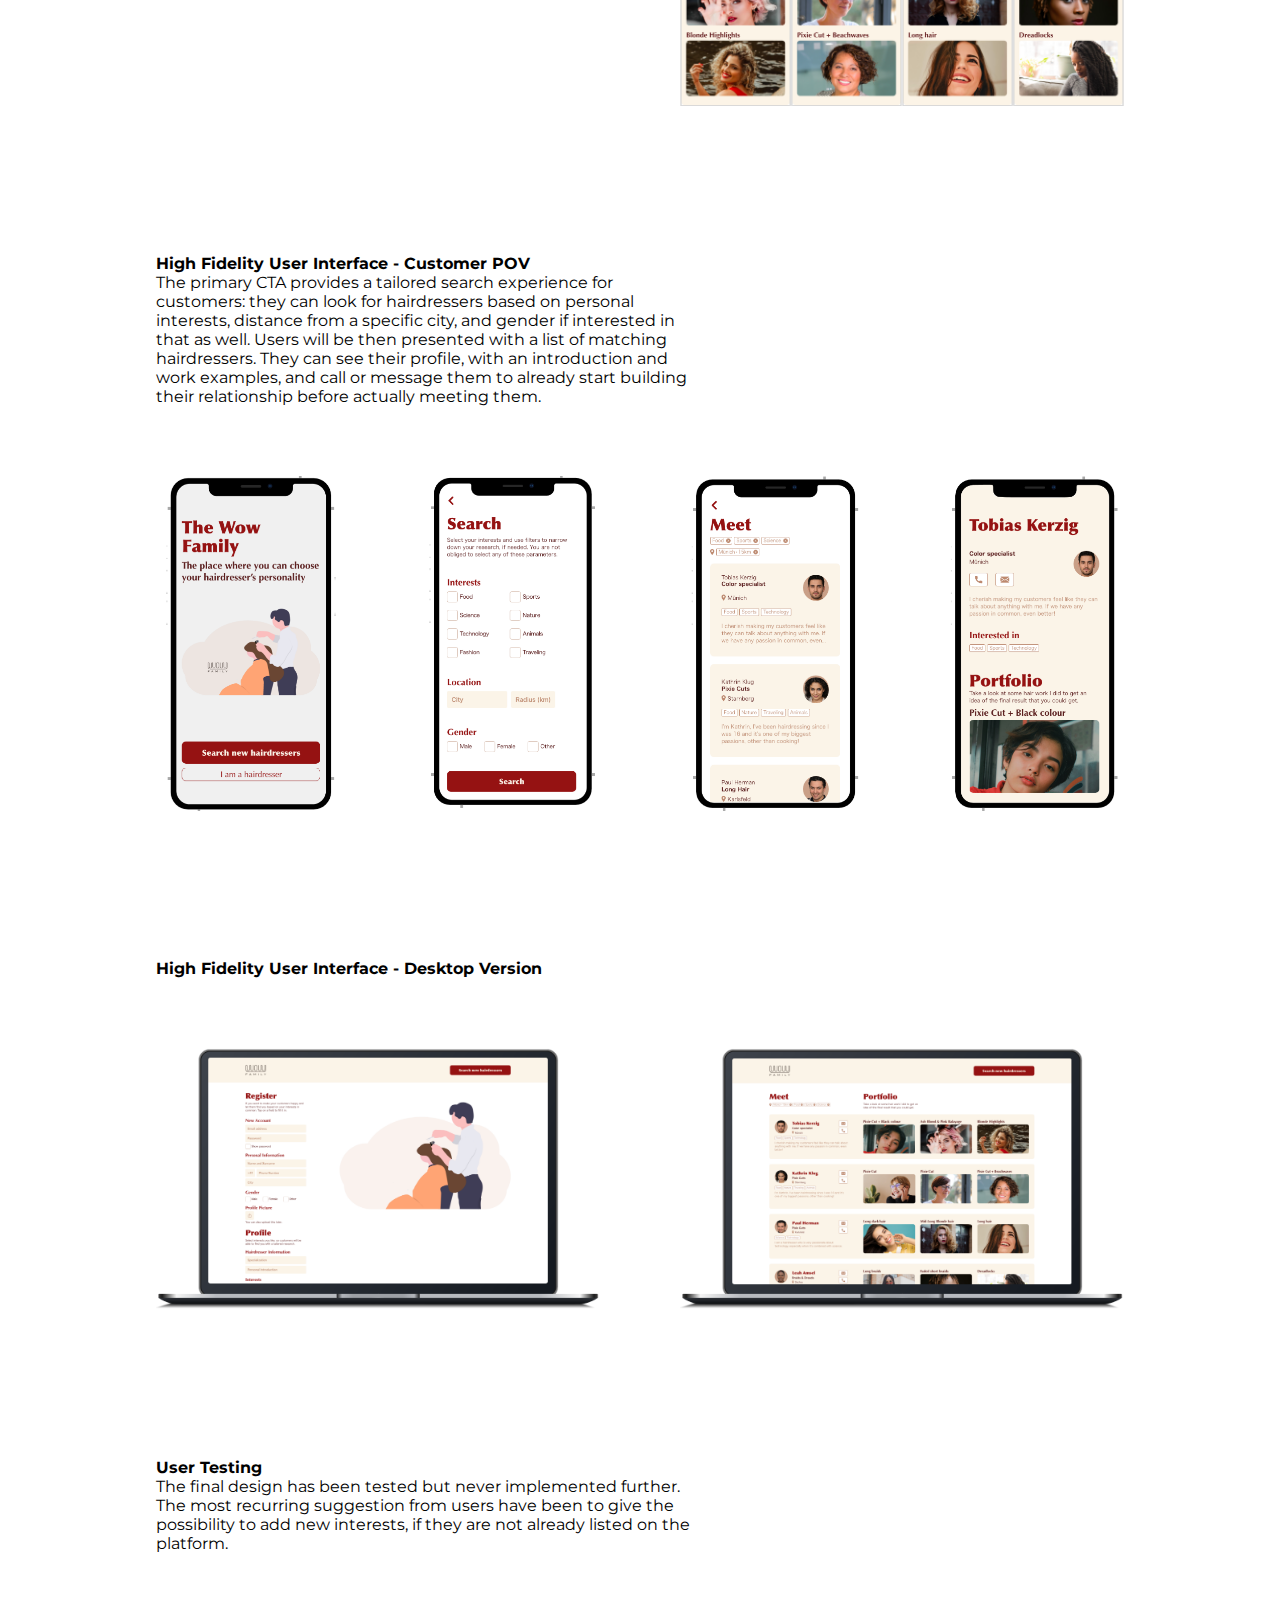
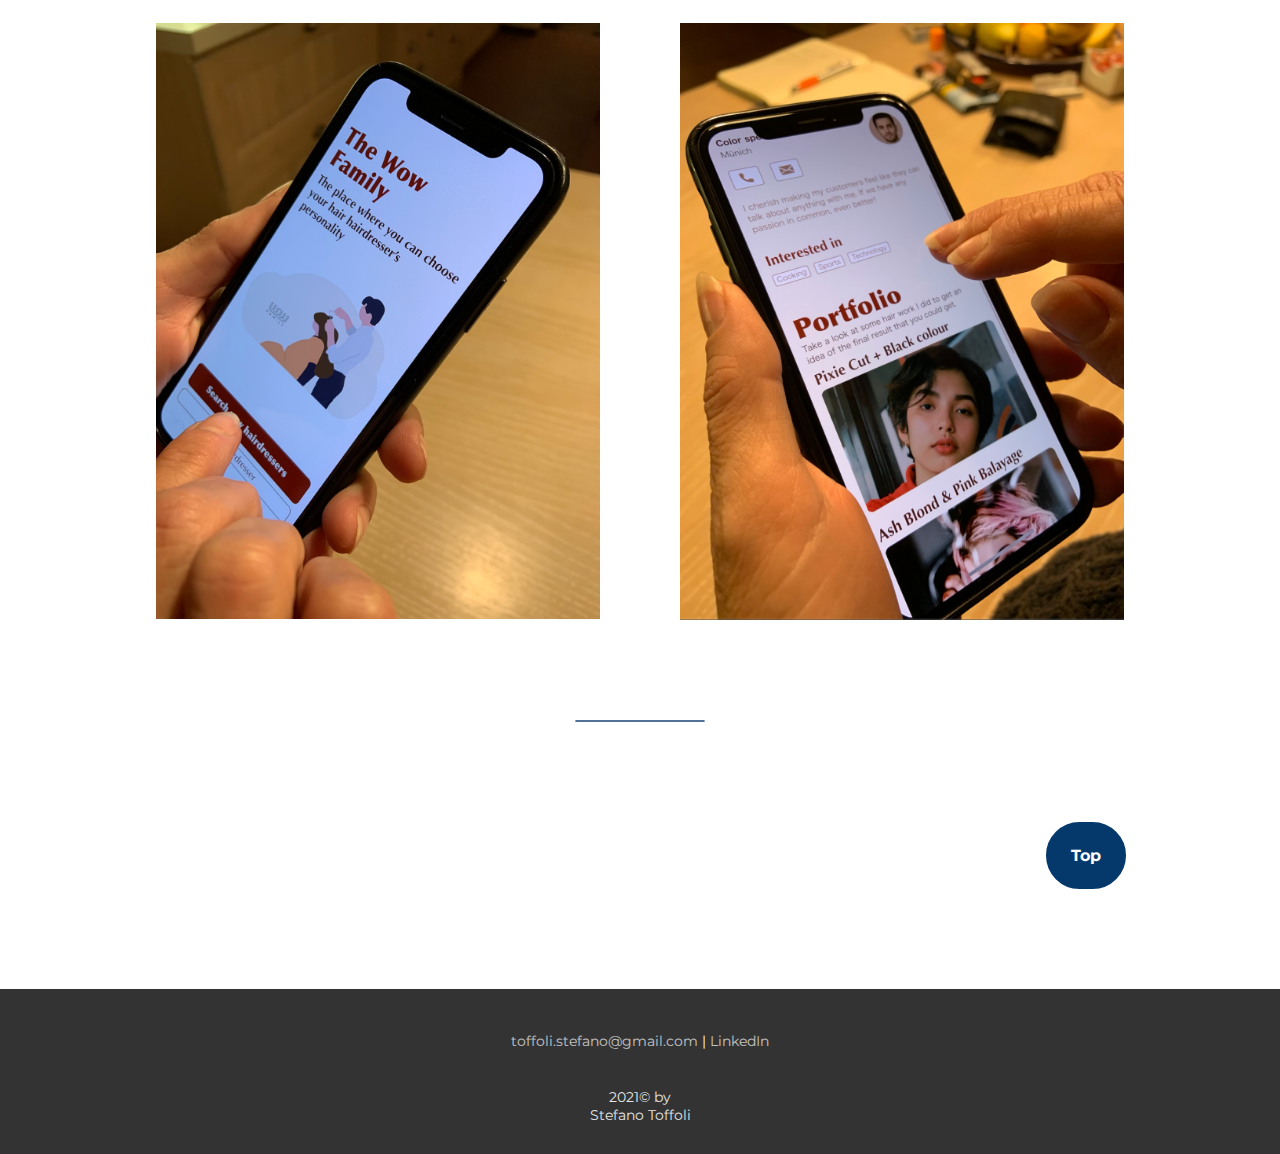
<file: relationship_builder.html>
<!DOCTYPE html>
<html>
	<head>
		<meta charset="utf-8">
		<meta name="viewport" content="width=device-width, initial-scale=1">
		<title>Relationship Builder for Hairstylists and Customers</title>
    <link rel="stylesheet" type="text/css" href="styles/projdetailstyle.css">
		<link href="https://fonts.googleapis.com/css?family=Montserrat&display=swap" rel="stylesheet">
		<link href="https://fonts.googleapis.com/css?family=Montserrat:700&display=swap" rel="stylesheet">
		<link rel="icon" href="images/favicon.png">
		</head>

	<body>


		<div class="project-container">
		  <div class="header"><a href="index.html">[ s t ]</a> <a href="index.html"><p>back</p></a></div>
		  <div class="project-title"><h1>Relationship Builder for Hairstylists and Customers</h1>
				<p>This project only covers the design phase since research data and requirements were already made.
					While collaborating with my client, the aim was business-centered. When the project was done,
					since I would have done it differently, I went ahead on my own and designed a user-centered solution,
					basing my choices on the existing research data. Here’s how it came out.</p>
			</div>
			<div class="project-image"><img src="images/thewowfam.png" alt="Municipality service design"></div>
		</div>


					<div class="phase-container">
						<!-- <img class="hexa" id="prototype" src="images/hexa/prototype.png"> -->
							<div class="phase-title" id="prototype">
								<h1>Prototypes &#38; Tests</h1>
							</div>
							<div class="phase-txt">
											<b>Wireframes</b> <br>First version of the design: end-users land on the hairdressing searching platform.
											They are provided with a list of hairdressers who they can reach out to. Alternatively, they can start
											a new search and look for hairdressers based on personal interests.<br>
											Hairdressers instead, have the ability to register and enter their details, services, and interests.
							</div>

							<div class="phase-img-grid">
								<img src="images/wowfam/wireframes.png" alt="wireframes">
							</div>


						</div>

						<div class="phase-container">
							<!-- <img class="hexa" id="prototype" src="images/hexa/prototype.png"> -->
								<div class="phase-title" id="prototype">
								</div>
								<div class="phase-txt">
									<b>User Testing</b> <br>After a short user test, a few changes have been applied to keep the design simple
									and not lose the aim of the project. The feed showing random hairdressers has been removed because it
									happens to be not relevant. To see available hairdressers, users will need to perform a new search.
									Also, the “Services” section, visible in a hairdresser’s profile, has been removed because the hairdresser
									will be able to upload real work examples, which are related to specific services.
								</div>
							</div>




							<div class="phase-container">
								<!-- <img class="hexa" id="prototype" src="images/hexa/prototype.png"> -->
									<div class="phase-title" id="prototype">
									</div>
									<div class="phase-txt">
													<b>Styleguide</b> <br>Reference for styles and elements to use to design the high fidelity version of the design.
									</div>

									<div class="phase-img-grid">
										<img src="images/wowfam/styleguide.png" alt="styleguide">
									</div>
								</div>




								<div class="phase-container">
									<!-- <img class="hexa" id="prototype" src="images/hexa/prototype.png"> -->
										<div class="phase-title" id="prototype">
										</div>
										<div class="phase-txt">
											<b>High Fidelity User Interface - Hairstylist POV and profiles</b> <br>Hairstylists can register themselves and create a profile, inserting their
											personal data, interests, and work examples.
										</div>
										<div class="phase-img-grid">
											<img src="images/wowfam/hairstylistpov.png" alt="Hairstylist POV">
											<img src="images/wowfam/profiles.png" alt="Hairdressers profiles">
										</div>
									</div>


									<div class="phase-container">
										<!-- <img class="hexa" id="prototype" src="images/hexa/prototype.png"> -->
											<div class="phase-title" id="prototype">
											</div>
											<div class="phase-txt">
												<b>High Fidelity User Interface - Customer POV</b> <br>The primary CTA provides a tailored search experience for customers: they can look for
												hairdressers based on personal interests, distance from a specific city, and gender if interested in that as well.
												Users will be then presented with a list of matching hairdressers. They can see their profile, with an introduction
												and work examples, and call or message them to already start building their relationship before actually meeting them.
											</div>
											<div class="phase-img-grid">
												<img src="images/wowfam/scr1.png" alt="Mockup1">
												<img src="images/wowfam/scr2.png" alt="Mockup2">


											</div>
										</div>

										<div class="phase-container">
											<!-- <img class="hexa" id="prototype" src="images/hexa/prototype.png"> -->
												<div class="phase-title" id="prototype">
												</div>
												<div class="phase-txt">
													<b>High Fidelity User Interface - Desktop Version</b>
												</div>
												<div class="phase-img-grid">
													<img src="images/wowfam/desktop1.png" alt="DesktopMockup1">
													<img src="images/wowfam/desktop2.png" alt="DesktopMockup2">

												</div>
											</div>


											<div class="phase-container">
												<!-- <img class="hexa" id="prototype" src="images/hexa/prototype.png"> -->
													<div class="phase-title" id="prototype">
													</div>
													<div class="phase-txt">
														<b>User Testing</b> <br>The final design has been tested but never implemented further. The most recurring
														suggestion from users have been to give the possibility to add new interests, if they are not already listed on the platform.
													</div>
													<div class="phase-img-grid">
														<img src="images/wowfam/test1.png" alt="test1">
														<img src="images/wowfam/test2.png" alt="test2">
													</div>
												</div>



					<hr>

					<div class="btntop-container">
						<a type="button" href="#top"><p>Top</p></a>
					</div>

					<div class="item footer">
						<div class="upperLineFooter">
							<a target="_blank" class="links" href="mailto:toffoli.stefano@gmail.com">toffoli.stefano@gmail.com</a> |
							<a target="_blank" class="links" href="https://www.linkedin.com/in/stefano-toffoli-3bb65813a/">LinkedIn</a>
						</div>
						<br>
					2021&copy; by<br>Stefano Toffoli
					</div>

		<script type="text/javascript" src="scripts/main.js"></script>
	</body>

</html>
</file>
<file: styles/projdetailstyle.css>
html {
  scroll-behavior: smooth;
}

body {
  margin: 0;
  font-family: 'Montserrat', sans-serif;
}

button {
  margin: 0;
}

h4 {
  font-weight:bold;
}



a {
  text-decoration: none;
}

hr {
  width: 10%;
  margin: auto;
  border: 1px solid #05386B;
  border-radius: 5px;
  opacity: 0.7;
  margin-bottom: 100px;
  margin-top: 100px;
}


/* PROJECT DETAIL LANDING PAGE  */

.project-container {
  display: grid;
  min-height: 100vh;
  align-content: space-between;
  grid-template-columns:  1fr 3fr 3fr 1fr ;
  grid-template-rows: 120px 1fr auto;
  grid-gap: 20px;
  grid-template-areas:
      ". header  header ."
      ". project-title project-image ."
      ". proj-recap proj-recap ."
}


.header {
  grid-area: header;
  align-items: center;
  font-weight: bold;
  display: flex;
  justify-content: space-between;
  color: #05386B;
  color:inherit;
}
.header > a {
  color: #05386B;
}



.project-title {
  grid-area: project-title;
  align-self:center;
  display: flex;
  flex-direction: column;
  justify-content: center;
  min-height: 25vh;
  background-color: #05386B;
  color: white;
  padding: 20px;
  border-radius: 10px;
}

.project-title > p {
  margin-top: 5px;
}

.project-image {
  grid-area: project-image;
  justify-self:end;
  align-self:center;
}

.project-image > img {
  height: 20vw;
  width: auto;
}

.proj-recap {
  grid-area: proj-recap;
  align-self: end;
  display: flex;
  flex-wrap: wrap;
  justify-content: space-between;
  text-align: center;
}

.proj-recap > h6 {
  padding: 10px 10px;
  font-weight: bold;
  font-size: .8em;
}

.proj-recap > h6 > a > img {
  width: 120px;
}
.proj-recap > h6 > a {
  color: black;
}




/* PROJECT DETAIL SINGULAR PHASE  */

.phase-container {
  display: grid;
  margin-top: 10vw;
  grid-template-columns: 1fr 4fr 3fr 1fr;
  /* grid-template-rows: 1fr 2fr 2fr; */
  grid-gap: 20px;
  grid-template-areas:
        ".     phase-title     activities              ."
        ".     phase-txt       activities     ."
        ".     phase-img-grid  phase-img-grid ."

}

.hexa {
  grid-area:hexa;
  width: 50%;
  justify-self: center;
}

.phase-title {
  grid-area: phase-title;
  align-self: start;
}
.phase-title > h1 {
  margin: 0;
}

.phase-txt {
  grid-area: phase-txt;
}
.phase-txt > p {
  margin-top: 0;
}

.phase-img-grid {
  grid-area: phase-img-grid;
  display: grid;
  grid-template-columns: repeat(auto-fit, minmax(340px, 1fr));
  grid-gap: 80px;
  margin-top: 50px;
}

.phase-img-grid > img {
  max-width: 600px;
  justify-self: center;
}

.phase-img-grid > img {
  width: 100%;
  /* align-self: center; */
}



.activities {
  grid-area: activities;
  justify-self:center;
  align-self: end;
}
.activities > h6 > a {
  text-decoration: none;
  color: black;
}

.activities > h5{
  color: #194493;
  font-size: 0.9em;
  margin-top: 0;
  text-align: center;

}
.activities > h6{
  font-size: 1em;
  /* font-weight:bolder; */
  text-align: center;
  margin: 10px 0;
  padding: 10px;
  background-color: #F5EACF;
  border: 1px solid transparent;
  border-radius: 5px;
  max-width: 140px;
  color: black;
}

#empathize {
  color: #7699E6;
}
#define {
  color: #52AB5C;
}
#ideate {
  color: #F39000;
}
#prototype {
  color: #F15A29;
}
#test {
  color: #880600;
}




#more {
  display: none;
}#more2 {
  display: none;
}#more3 {
  display: none;
}#more4 {
  display: none;
}#more5 {
  display: none;
}

.readmoreBtn {
  color: #05386B;
  background-color: white;
  font-weight: bolder;
  padding: 5px 15px;
  margin-top: 0;
  border: 1px solid #05386B;
  border-radius: 50px;
  cursor: pointer;
  text-decoration: none;
  float: right;
}

.button {
  background-color: #006BD6;
  border: none;
  color: white;
  padding: 15px 40px;
  text-align: center;
  cursor: pointer;
  font-weight: bold;
  text-decoration: none;
}





.clickableprototype {
  margin-top: 50px;
  margin-left: auto;
  margin-right: auto;
  display: flex;
  flex-direction: column;
  align-items: center;
}

.footer {
  grid-area: footer;
  text-align: center;
  font-size: 16px;
  min-height: 15vh;
  margin-top: 50px;
  padding-bottom: 30px;
  background-color: #333333;
  display: flex;
  flex-direction: column;
  justify-content: flex-end;
  color: #e5e5e5;
  font-size: .9em;
}
.upperLineFooter {
  color: white;
  margin-bottom: 20px;
}
.links {
  text-decoration: none;
  opacity: .7;
  color: white;
}
.links:hover {
  text-decoration: none;
  opacity: 1;
  color: white;
}


/* .back-to-top-button {
  border: none;
  background: white;
  position: fixed;
  right: 1.6rem;
  bottom: 1.6rem;
  background-color: white;
  width: 4rem;
  height: 4rem;
  display: flex;
  justify-content: center;
  align-items: center;
  animation: bounce-up ease-in-out infinite 5s;
  opacity: 1;
  pointer-events: none;
  transition: .2s ease-in-out;
} */

.btntop-container{
  display: flex;
  justify-content: flex-end;
}
.btntop-container > a {
  text-align: center;
  font-weight: bold;
  text-decoration: none;
  width: 5%;
  padding: 5px;
  margin-right: 12vw;
  margin-bottom: 50px;
  border: 3px solid #05386B;
  border-radius: 200px;
  background-color: #05386B;
  color: white;
  transition: all 0.2s ease 0s;
}

.btntop-container > a:hover {
  border: 3px solid #05386B;
  background-color: white;
  color: #05386B;
}







@media only screen and (max-width: 890px) {

  .project-container {
    display: grid;
    grid-template-columns: 10px 1fr 10px;
    grid-template-rows: 80px auto auto auto;
    grid-gap: 20px;
    grid-template-areas:
        ". header header ."
        ". project-image ."
        ". project-title ."
        ". proj-recap ."
  }


  .project-image{
    align-self: start;
  }
  .project-image > img {
    width: 130px;
    height: auto;
    margin-top: 26px;
  }

  .project-title {
    padding-top: 0;
    padding-bottom: 0;
  }
  .project-title > h1 {
    width: 50%;
  }

  .proj-recap {
    grid-area: proj-recap;
    align-self: center;
    display: flex;
    flex-wrap: wrap;
    justify-content: space-between;
    text-align: center;
  }

  .proj-recap > h6 {
    margin: 0;
    padding: 5px;
    font-weight: bold;
    font-size: .6em;
  }

  .proj-recap > h6 > a > img {
    width: 14vw;
  }






  .phase-container {
    display: grid;
    margin-top: 10vw;
    grid-template-columns: 10px 1fr 10px;
    /* grid-template-rows: 1fr 2fr 2fr; */
    /* grid-gap: 20px; */
    grid-template-areas:
          ".    phase-title    ."
          ".    phase-txt      ."
          ".    activities     ."
          ".    phase-img-grid ."

  }

  .readmoreBtn {
    margin-right: 20px;
  }

  .activities {
    text-align: center;
  }
  .activities > h5 {
    margin-top: 5px;
    margin-bottom: 0;
  }
  .activities > h6 {
    font-weight: bolder;
    font-size: .8em;
    margin: 10px 0;
    padding: 15px 10px;
    border-radius: 5px;
    max-width: 200px;
  }

  .phase-img-grid {
    grid-template-columns: repeat(1, minmax(300px, 1fr));
    margin: 0;
    grid-row-gap: 20px;
  }

  .btntop-container {
    justify-content: center;
  }
  .btntop-container > a {
    min-width: 12vw;
    margin: 0;
    margin-top: -20px;
  }


}
</file>
